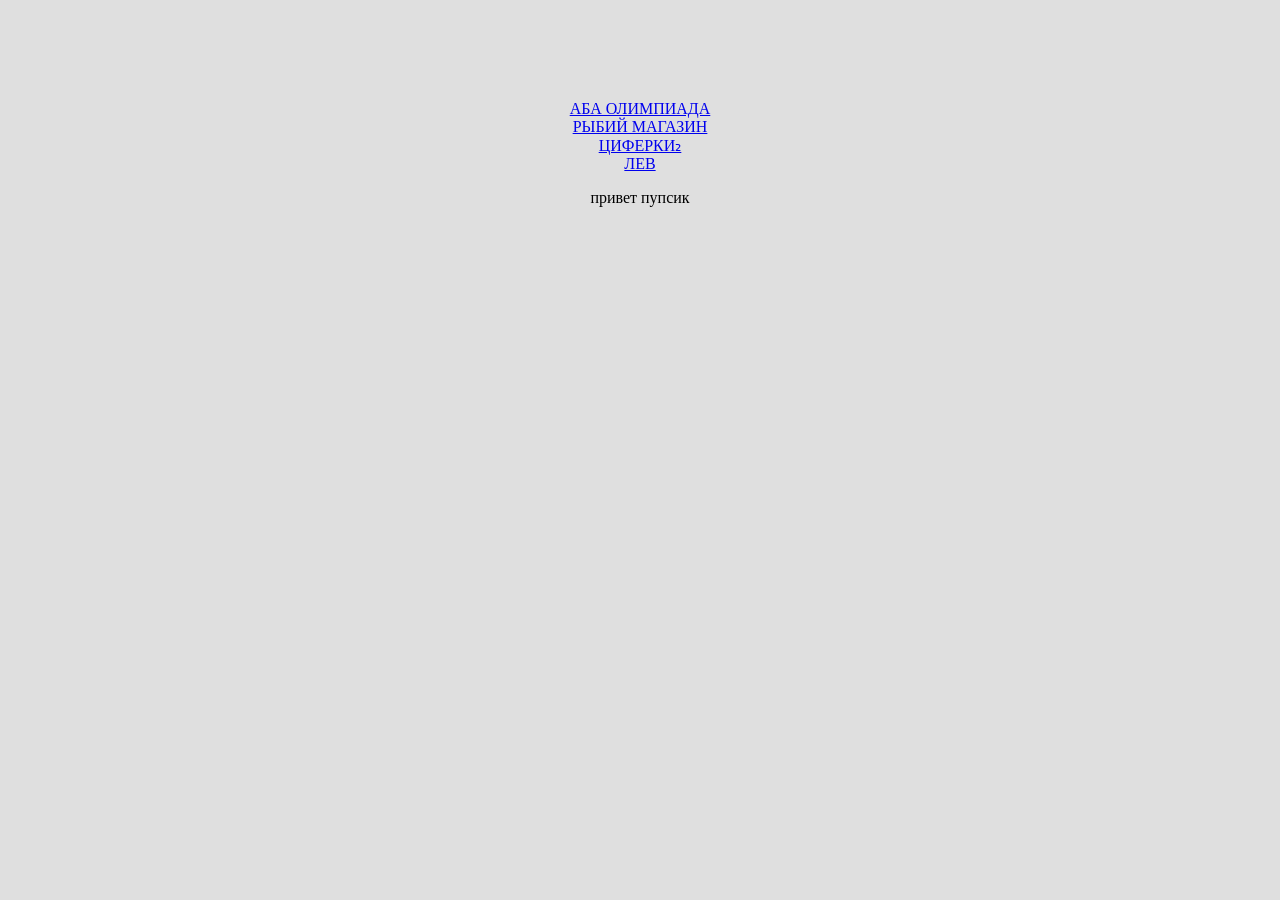
<file: index.html>
<!DOCTYPE html>
<html lang="en">
<head>
    <meta charset="UTF-8">
    <meta name="viewport" content="width=device-width, initial-scale=1.0">
    <link rel="stylesheet" href="style.css">
    <title>choosegame</title>
</head>
<body>
    <main>
        <a href="olimpiada.html">АБА ОЛИМПИАДА</a>
        <a href="fish-shop/catalog.html">РЫБИЙ МАГАЗИН</a>
        <a href="numbers/main.html">ЦИФЕРКИ₂</a>
        <a href="tiger/lion.html">ЛЕВ</a>
        <p>привет пупсик</p>
    </main>
</body>
</html>
</file>
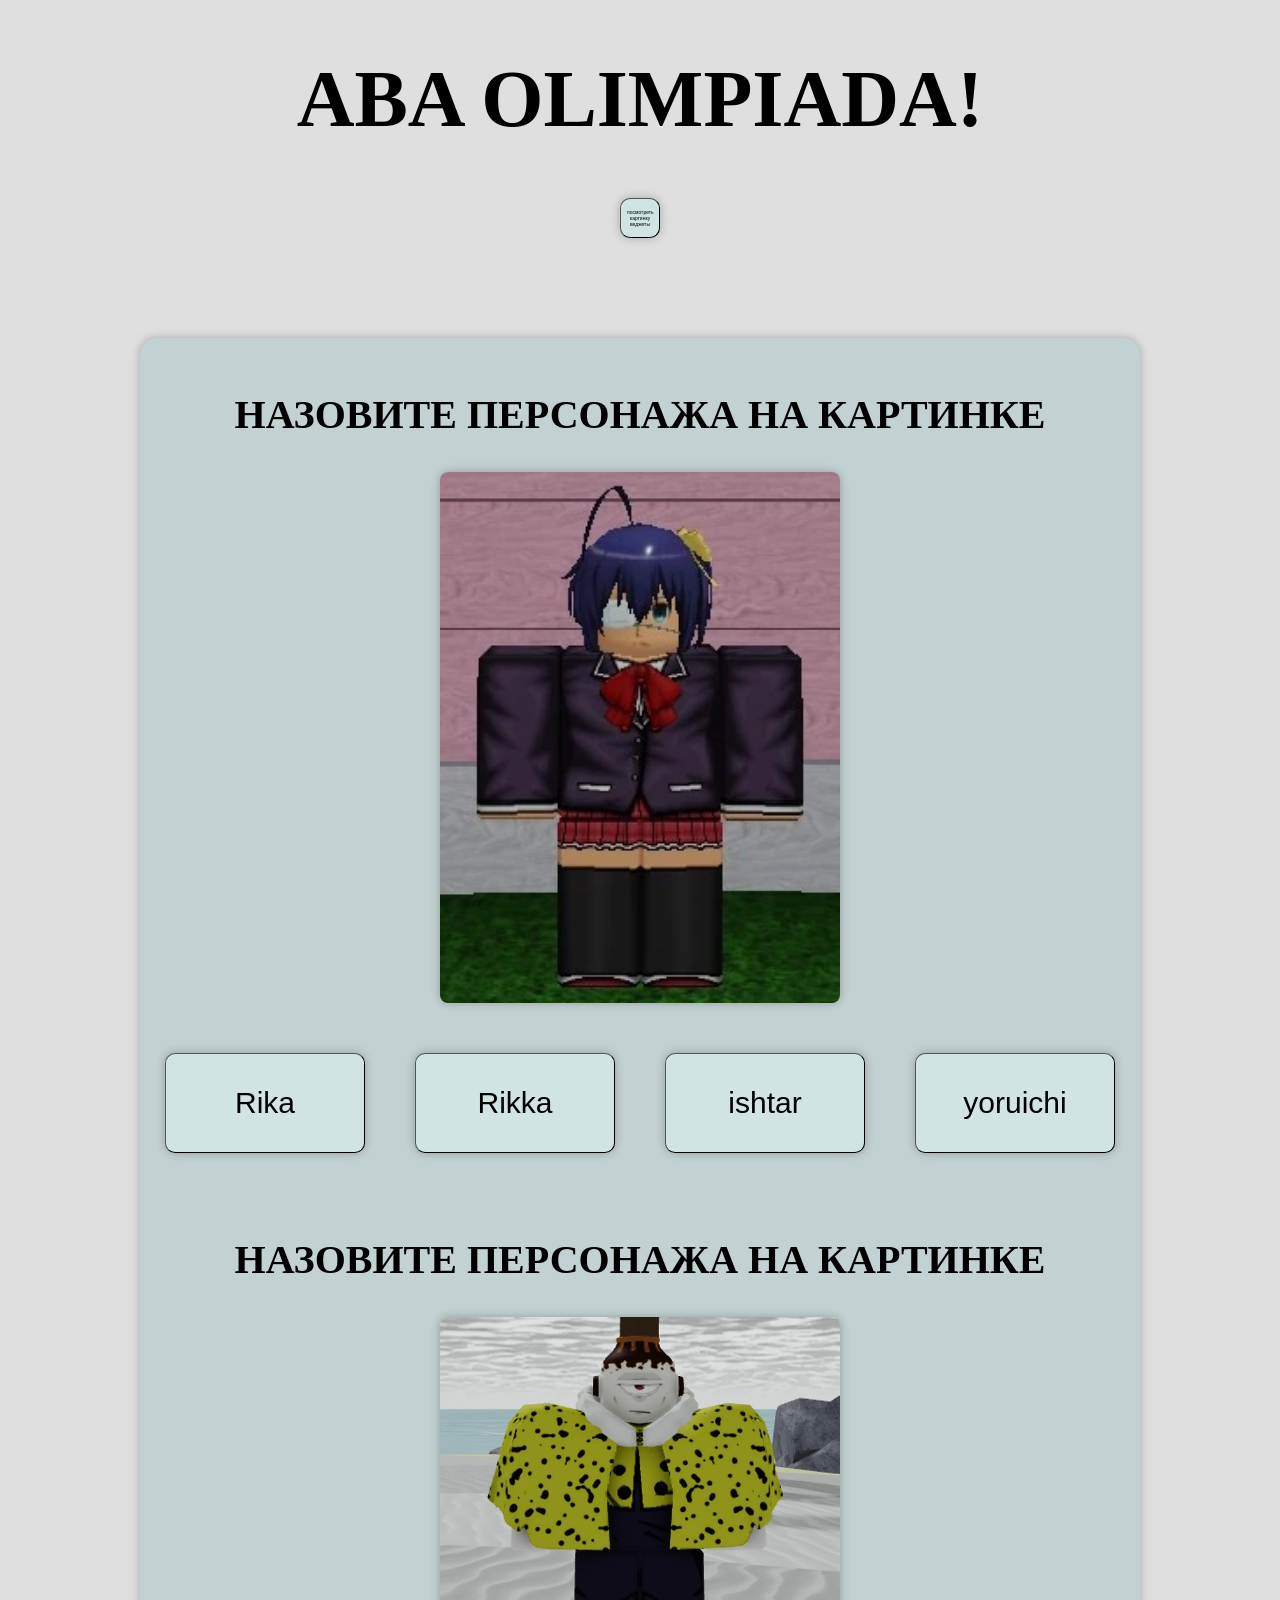
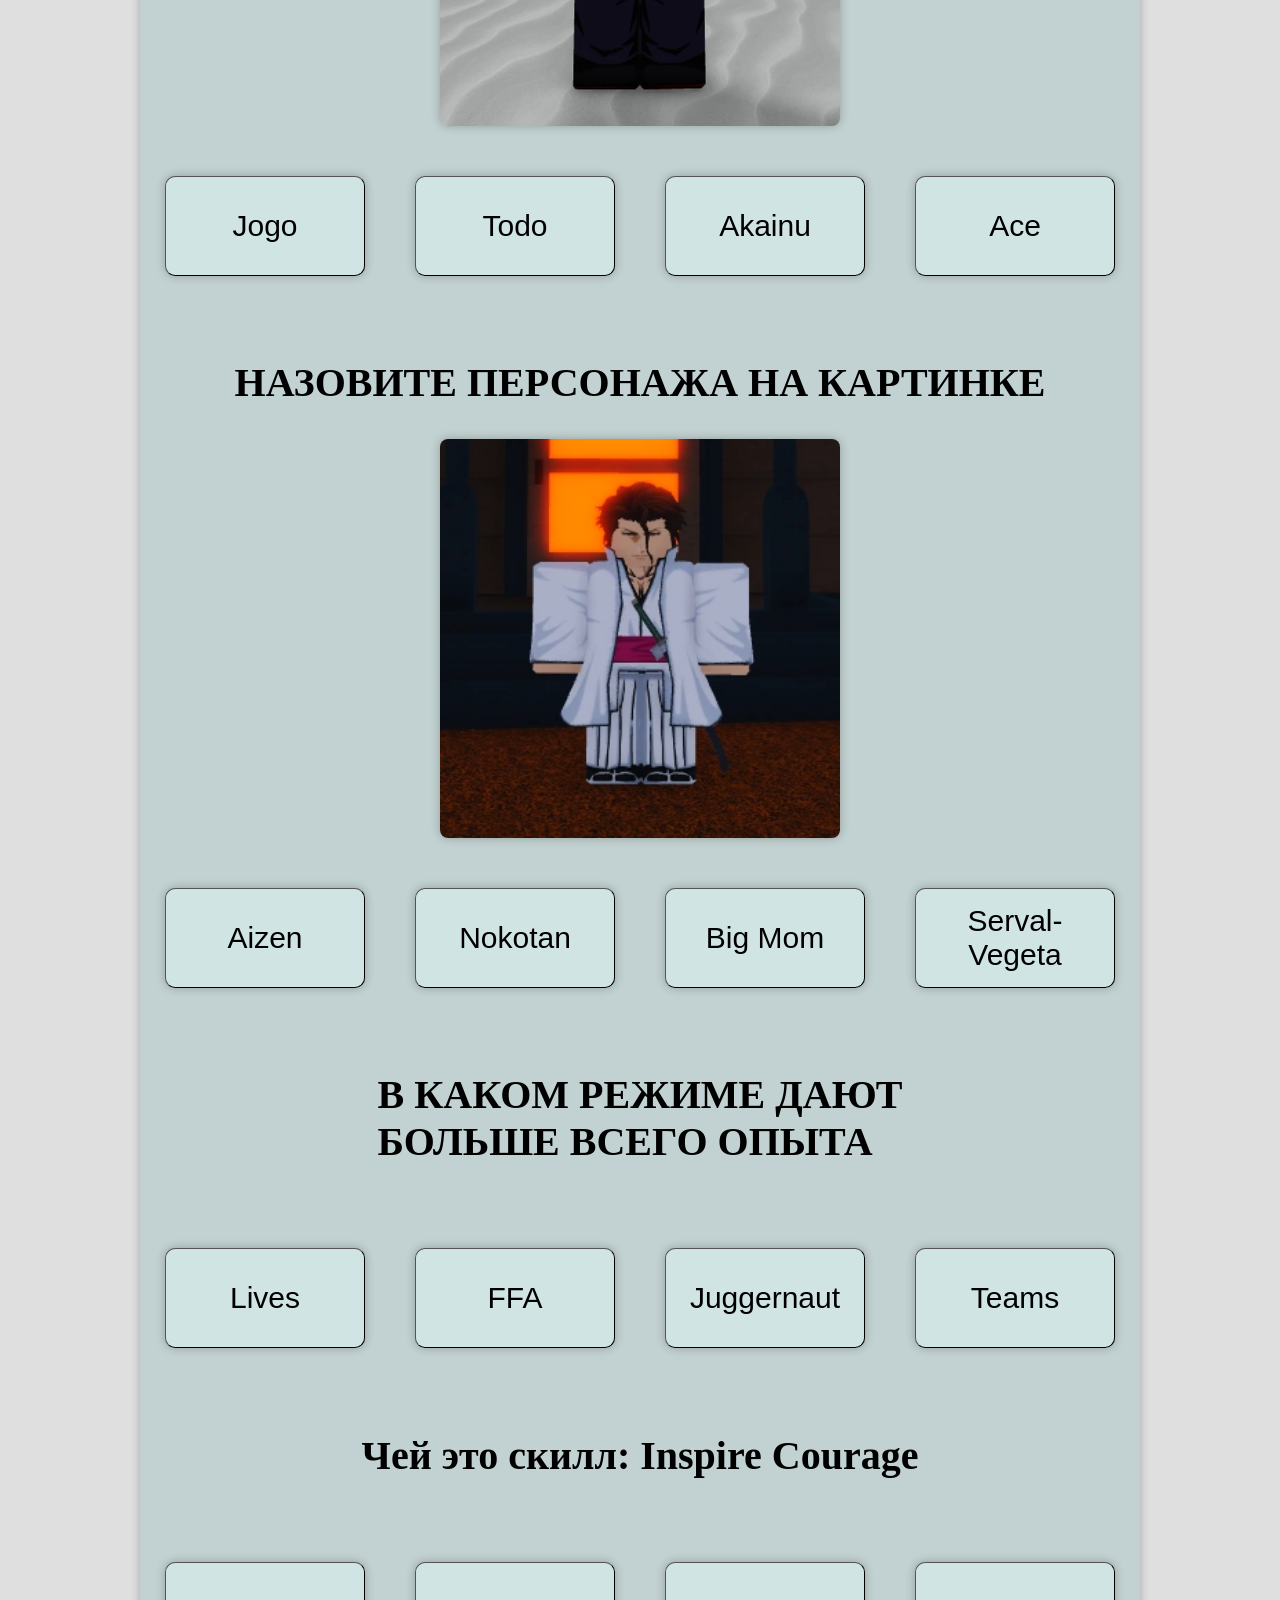
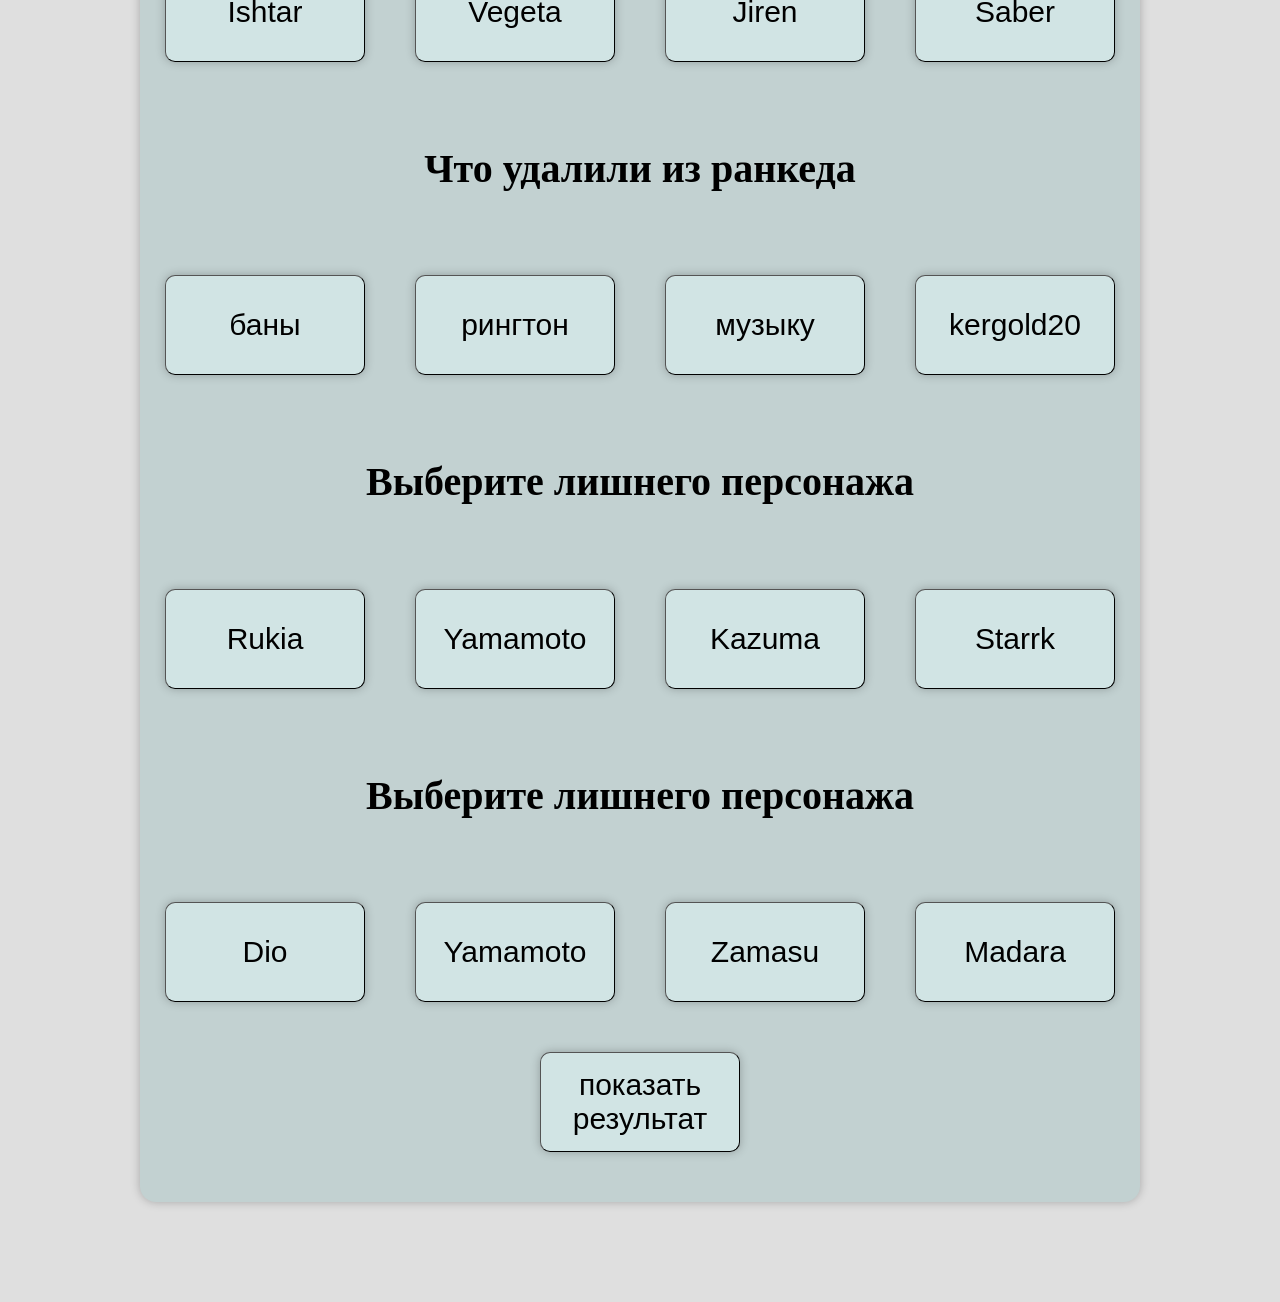
<file: olimpiada.html>
<!DOCTYPE html>
<html lang="ru">
<head>
    <meta charset="UTF-8">
    <meta name="viewport" content="width=device-width, initial-scale=1.0">
    <title>OLIMPIADA</title>
    <link rel="stylesheet" href="style.css">

</head>
<body>
    

    <div class="start">
        <h1>ABA OLIMPIADA!</h1>
        <button oncontextmenu="return false" onclick="modal()" style="font-size: 5px; width: 40px; height: 40px;">посмотреть картинку веджеты</button>
    </div>
    

    <main>
        <div class="questions">
            <div class="first">
                <h2>НАЗОВИТЕ ПЕРСОНАЖА НА КАРТИНКЕ</h2>
                <img style="width: 400px;" src="image/Rikka.jpg" alt="fixani internet">
                <div class="first-otvet">
                    <button onclick="not()" oncontextmenu="return false">Rika</button>
                    <button onclick="yes()" oncontextmenu="return false">Rikka</button>
                    <button onclick="not()" oncontextmenu="return false">ishtar</button>
                    <button onclick="not()" oncontextmenu="return false">yoruichi</button>
                </div>
            </div>

            <div class="first">
                <h2>НАЗОВИТЕ ПЕРСОНАЖА НА КАРТИНКЕ</h2>
                <img style="width: 400px;" src="image/akainu.jpg" alt="fixani internet">
                <div class="first-otvet">
                    <button onclick="not()" oncontextmenu="return false">Jogo</button>
                    <button onclick="not()" oncontextmenu="return false">Todo</button>
                    <button onclick="yes()" oncontextmenu="return false">Akainu</button>
                    <button onclick="not()" oncontextmenu="return false">Ace</button>
                </div>
            </div>

            <div class="first">
                <h2>НАЗОВИТЕ ПЕРСОНАЖА НА КАРТИНКЕ</h2>
                <img style="width: 400px;" src="image/Nokotan.webp" alt="fixani internet">
                <div class="first-otvet">
                    <button onclick="not()" oncontextmenu="return false">Aizen</button>
                    <button onclick="yes()" oncontextmenu="return false">Nokotan</button>
                    <button onclick="not()" oncontextmenu="return false">Big Mom</button>
                    <button onclick="not()" oncontextmenu="return false">Serval-Vegeta</button>
                </div>
            </div>

            <div class="first">
                <h2>В КАКОМ РЕЖИМЕ ДАЮТ <br> БОЛЬШЕ ВСЕГО ОПЫТА</h2>
                <div class="first-otvet">
                    <button onclick="yes()" oncontextmenu="return false">Lives</button>
                    <button onclick="not()" oncontextmenu="return false">FFA</button>
                    <button onclick="not()" oncontextmenu="return false">Juggernaut</button>
                    <button onclick="not()" oncontextmenu="return false">Teams</button>
                </div>
            </div>

            <div class="first">
                <h2>Чей это скилл: Inspire Courage</h2>
                <div class="first-otvet">
                    <button onclick="not()" oncontextmenu="return false">Ishtar</button>
                    <button onclick="not()" oncontextmenu="return false">Vegeta</button>
                    <button onclick="not()" oncontextmenu="return false">Jiren</button>
                    <button onclick="yes()" oncontextmenu="return false">Saber</button>
                </div>
            </div>

            <div class="first">
                <h2>Что удалили из ранкеда</h2>
                <div class="first-otvet">
                    <button onclick="not()" oncontextmenu="return false">баны</button>
                    <button onclick="yes()" oncontextmenu="return false">рингтон</button>
                    <button onclick="not()" oncontextmenu="return false">музыку</button>
                    <button onclick="secret()" oncontextmenu="return false">kergold20</button>
                </div>
            </div>

            <div class="first">
                <h2>Выберите лишнего персонажа</h2>
                <div class="first-otvet">
                    <button onclick="not()" oncontextmenu="return false">Rukia</button>
                    <button onclick="not()" oncontextmenu="return false">Yamamoto</button>
                    <button onclick="yes()" oncontextmenu="return false">Kazuma</button>
                    <button onclick="not()" oncontextmenu="return false">Starrk</button>
                </div>
            </div>

            <div class="first">
                <h2>Выберите лишнего персонажа</h2>
                <div class="first-otvet">
                    <button onclick="not()" oncontextmenu="return false">Dio</button>
                    <button onclick="not()" oncontextmenu="return false">Yamamoto</button>
                    <button onclick="yes()" oncontextmenu="return false">Zamasu</button>
                    <button onclick="not()" oncontextmenu="return false">Madara</button>
                </div>
            </div>


            <button style="margin-bottom: 50px;" oncontextmenu="return false" onclick="showScore()">показать результат</button>
        </div>


        
    </main>

    <div id="modal_container" class="modal-container">
        <div class="modal">
            <img src="image/epshtain.jpg" alt="">
            <button onclick="zakrit()", oncontextmenu="return false">
                Закрыть
            </button>
        </div>
    </div>



    <script src="script.js"></script>
    
</body>
</html>
</file>
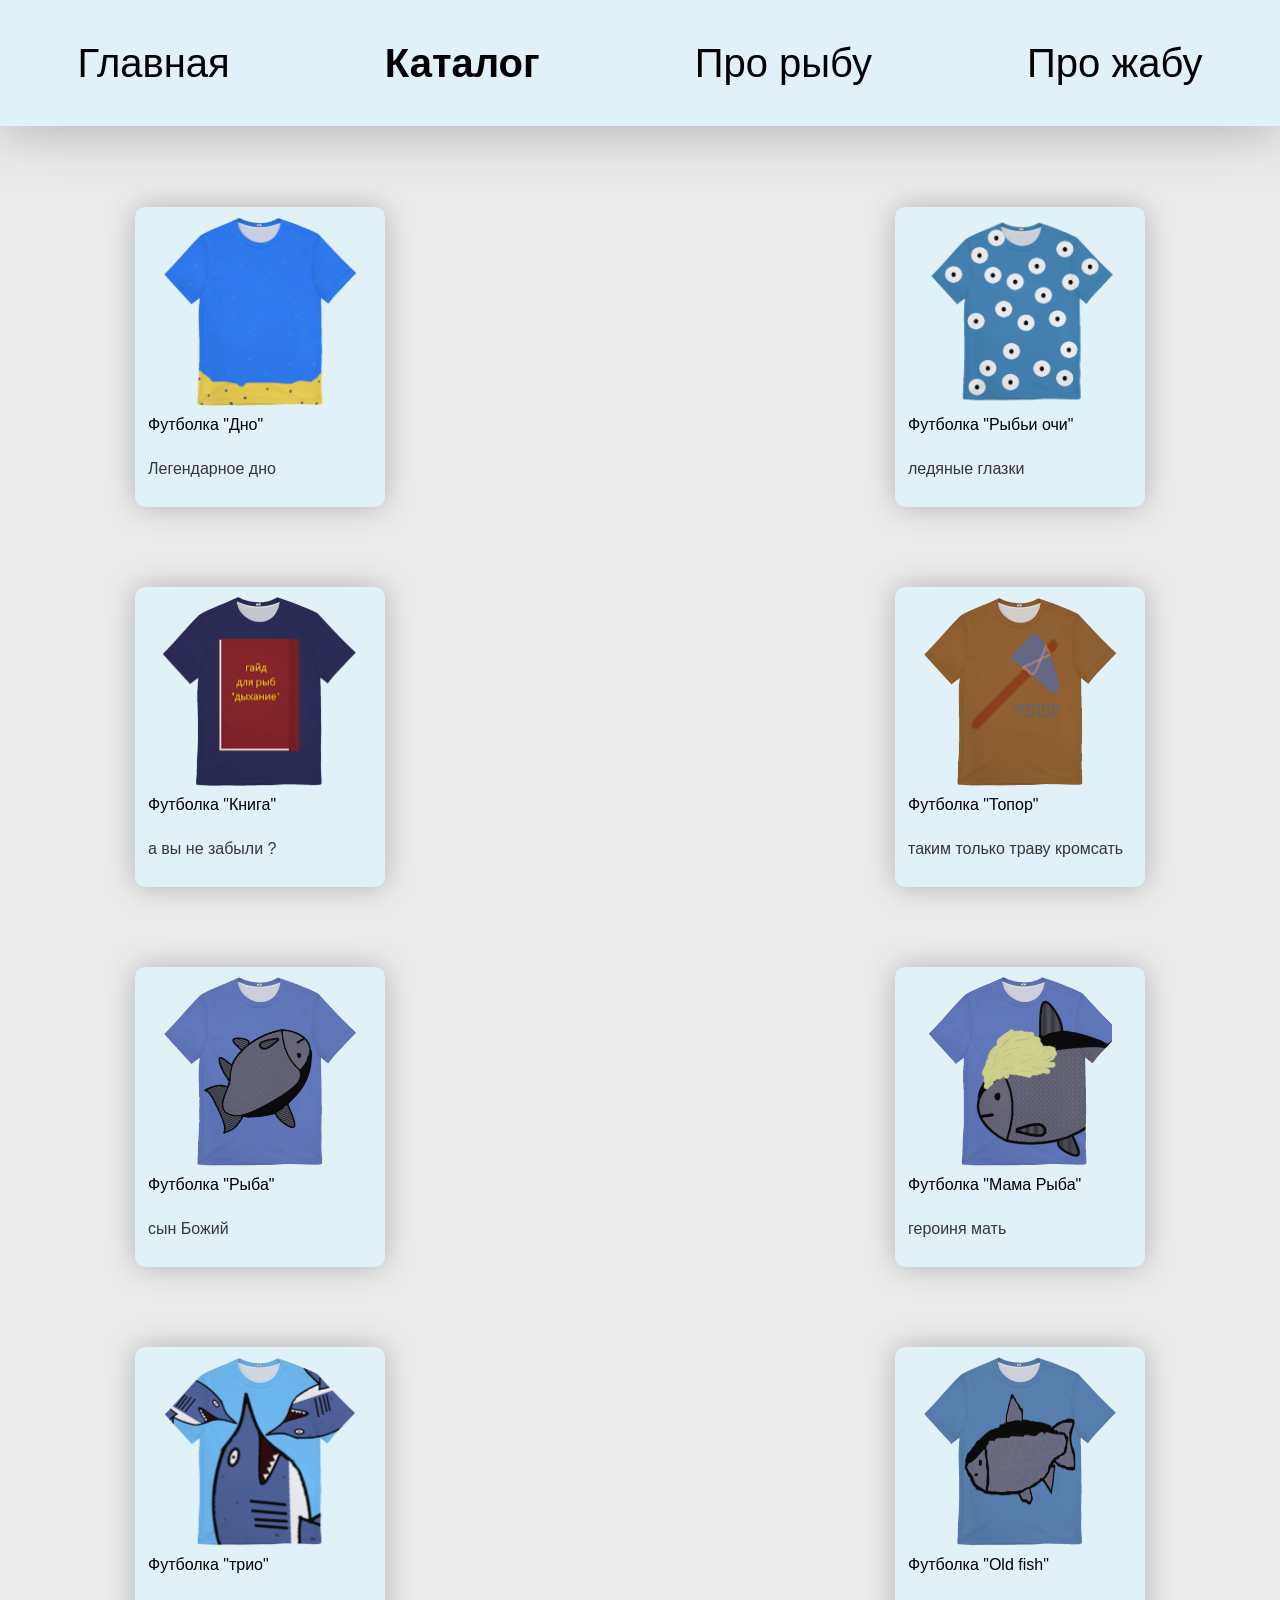
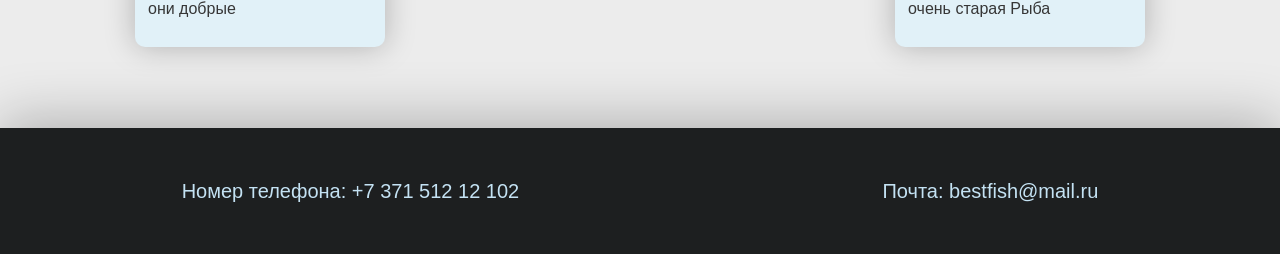
<file: fish-shop/catalog.html>
<!DOCTYPE html>
<html lang="ru">
<head>
    <meta charset="UTF-8">
    <meta name="viewport" content="width=device-width, initial-scale=1.0">
    <title>Catalog</title>
    <link rel="stylesheet" href="style.css">
    <link rel="stylesheet" href="modal.css">
</head>

<body">
    <script src="script.js"></script>
    
    <header>
        <a href="main.html">Главная</a> 
        <a href="catalog.html" style="font-weight: 600;">Каталог</a>
        <a href="https://ru.wikipedia.org/wiki/%D0%A0%D1%8B%D0%B1%D1%8B">Про рыбу</a>
        <a href="https://ru.wikipedia.org/wiki/%D0%96%D0%B0%D0%B1%D1%8B">Про жабу</a>
    </header>

    <main>

        <div class="card hover" onclick="Open()" id="ocean"> <!--первый-->
            <img class="card-img" src="image/ocean.png" alt="">
            <p class="name">Футболка "Дно"</p>
            <p class="descr">Легендарное дно</p>
        </div>

        <div class="card hover" onclick="Open()" id="glaz"> <!--второй-->
            <img class="card-img" src="image/glaz.png" alt="">
            <p class="name">Футболка "Рыбьи очи"</p>
            <p class="descr">ледяные глазки</p>
        </div>

        <div class="card hover" onclick="Open()" id="book"> <!--третий-->
            <img class="card-img" src="image/book.png" alt="">
            <p class="name">Футболка "Книга"</p>
            <p class="descr">а вы не забыли ?</p>

        </div>

        <div class="card hover" onclick="Open()" id="axe"> <!--четвертый-->
            <img class="card-img" src="image/axe.png" alt="">
            <p class="name">Футболка "Топор"</p>
            <p class="descr">таким только траву кромсать</p>
        </div>

        <div class="card hover" onclick="Open()" id="fish"> <!--пятый-->
            <img class="card-img" src="image/fish.png" alt="">
            <p class="name">Футболка "Рыба"</p>
            <p class="descr">сын Божий</p>
        </div>

        <div class="card hover" onclick="Open()" id="mama"> <!--шестой-->
            <img class="card-img" src="image/fish_mama.png" alt="">
            <p class="name">Футболка "Мама Рыба"</p>
            <p class="descr">героиня мать</p>
        </div>

        <div class="card hover" onclick="Open()" id="trio"> <!--седьмой-->
            <img class="card-img" src="image/shark.png" alt="">
            <p class="name">Футболка "трио"</p>
            <p class="descr">они добрые</p>
        </div>

        <div class="card hover" onclick="Open()" id="old"> <!--восьмой-->
            <img class="card-img" src="image/old_fish.png" alt="">
            <p class="name">Футболка "Old fish"</p>
            <p class="descr">очень старая Рыба</p>
        </div>
    </main>

    <footer>
        <p>Номер телефона: +7 371 512 12 102</p>
        <p>Почта: bestfish@mail.ru</p>
    </footer>

    <div class="modal-container" id="modal-ocean"> <!--первый-->
        <div class="modal">
            <div class="modal-img">
                <img style=" width: 100%;" src="image/ocean.png" alt="">
            </div>
            <div class="modal-inf">
                <button onclick="Close()" class="krest"></button>
                <h2 >Футболка "Дно"</h2>
                <h2 style="font-size: 30px; font-weight: bolder; color: #34c1f8;">13285$</h2>
                <p class="sostav">состав: 100% рыбья чешуя</p>
                <div class="table-razmers">
                    <button onclick="Take()" class="razmers">1</button>
                    <button onclick="Take()" class="razmers">72</button>
                    <button onclick="Take()" class="razmers">190</button>
                </div>
                <p><button class="buy-button" onclick="zagruzka()">купить</button></p>
                <p class="srok">срок годности - 7 дней</p>
            </div>
        </div>
    </div>

    <div class="modal-container" id="modal-glaz"> <!--второй-->
        <div class="modal">
            <div class="modal-img">
                <img style=" width: 100%;" src="image/glaz.png" alt="">
            </div>
            <div class="modal-inf">
                <button onclick="Close()" class="krest"></button>
                <h2 >Футболка "Рыбьи очи"</h2>
                <h2 style="font-size: 30px; font-weight: bolder; color: #34c1f8;">13285$</h2>
                <p class="sostav">состав: 100% рыбья чешуя</p>
                <div class="table-razmers">
                    <button onclick="Take()" class="razmers">1</button>
                    <button onclick="Take()" class="razmers">72</button>
                    <button onclick="Take()" class="razmers">190</button>
                </div>
                <p><button class="buy-button" onclick="zagruzka()">купить</button></p>
                <p class="srok">срок годности - 7 дней</p>
            </div>
        </div>
    </div>

    <div class="modal-container" id="modal-book"> <!--третий-->
        <div class="modal">
            <div class="modal-img">
                <img style=" width: 100%;" src="image/book.png" alt="">
            </div>
            <div class="modal-inf">
                <button onclick="Close()" class="krest"></button>
                <h2 >Футболка "Книга"</h2>
                <h2 style="font-size: 30px; font-weight: bolder; color: #34c1f8;">13285$</h2>
                <p class="sostav">состав: 100% рыбья чешуя</p>
                <div class="table-razmers">
                    <button onclick="Take()" class="razmers">1</button>
                    <button onclick="Take()" class="razmers">72</button>
                    <button onclick="Take()" class="razmers">190</button>
                </div>
                <p><button class="buy-button" onclick="zagruzka()">купить</button></p>
                <p class="srok">срок годности - 7 дней</p>
            </div>
        </div>
    </div>

    <div class="modal-container" id="modal-axe"> <!--четвертый-->
        <div class="modal">
            <div class="modal-img">
                <img style=" width: 100%;" src="image/axe.png" alt="">
            </div>
            <div class="modal-inf">
                <button onclick="Close()" class="krest"></button>
                <h2 >Футболка "Топор"</h2>
                <h2 style="font-size: 30px; font-weight: bolder; color: #34c1f8;">13285$</h2>
                <p class="sostav">состав: 100% рыбья чешуя</p>
                <div class="table-razmers">
                    <button onclick="Take()" class="razmers">1</button>
                    <button onclick="Take()" class="razmers">72</button>
                    <button onclick="Take()" class="razmers">190</button>
                </div>
                <p><button class="buy-button" onclick="zagruzka()">купить</button></p>
                <p class="srok">срок годности - 7 дней</p>
            </div>
        </div>
    </div>

    <div class="modal-container" id="modal-fish"> <!--пятый-->
        <div class="modal">
            <div class="modal-img">
                <img style=" width: 100%;" src="image/fish.png" alt="">
            </div>
            <div class="modal-inf">
                <button onclick="Close()" class="krest"></button>
                <h2 >Футболка "Рыба"</h2>
                <h2 style="font-size: 30px; font-weight: bolder; color: #34c1f8;">13285$</h2>
                <p class="sostav">состав: 100% рыбья чешуя</p>
                <div class="table-razmers">
                    <button onclick="Take()" class="razmers">1</button>
                    <button onclick="Take()" class="razmers">72</button>
                    <button onclick="Take()" class="razmers">190</button>
                </div>
                <p><button class="buy-button" onclick="zagruzka()">купить</button></p>
                <p class="srok">срок годности - 7 дней</p>
            </div>
        </div>
    </div>

    <div class="modal-container" id="modal-mama"> <!--шестой-->
        <div class="modal">
            <div class="modal-img">
                <img style=" width: 100%;" src="image/fish_mama.png" alt="">
            </div>
            <div class="modal-inf">
                <button onclick="Close()" class="krest"></button>
                <h2 >Футболка "Мама Рыба"</h2>
                <h2 style="font-size: 30px; font-weight: bolder; color: #34c1f8;">13285$</h2>
                <p class="sostav">состав: 100% рыбья чешуя</p>
                <div class="table-razmers">
                    <button onclick="Take()" class="razmers">1</button>
                    <button onclick="Take()" class="razmers">72</button>
                    <button onclick="Take()" class="razmers">190</button>
                </div>
                <p><button class="buy-button" onclick="zagruzka()">купить</button></p>
                <p class="srok">срок годности - 7 дней</p>
            </div>
        </div>
    </div>

    <div class="modal-container" id="modal-trio"> <!--седьмой-->
        <div class="modal">
            <div class="modal-img">
                <img style=" width: 100%;" src="image/shark.png" alt="">
            </div>
            <div class="modal-inf">
                <button onclick="Close()" class="krest"></button>
                <h2 >Футболка "Трио"</h2>
                <h2 style="font-size: 30px; font-weight: bolder; color: #34c1f8;">13285$</h2>
                <p class="sostav">состав: 100% рыбья чешуя</p>
                <div class="table-razmers">
                    <button onclick="Take()" class="razmers">1</button>
                    <button onclick="Take()" class="razmers">72</button>
                    <button onclick="Take()" class="razmers">190</button>
                </div>
                <p><button class="buy-button" onclick="zagruzka()">купить</button></p>
                <p class="srok">срок годности - 7 дней</p>
            </div>
        </div>
    </div>

    <div class="modal-container" id="modal-old"> <!--восьмой-->
        <div class="modal">
            <div class="modal-img">
                <img style=" width: 100%;" src="image/old_fish.png" alt="">
            </div>
            <div class="modal-inf">
                <button onclick="Close()" class="krest"></button>
                <h2 >Футболка "Old fish"</h2>
                <h2 style="font-size: 30px; font-weight: bolder; color: #34c1f8;">13285$</h2>
                <p class="sostav">состав: 100% рыбья чешуя</p>
                <div class="table-razmers">
                    <button onclick="Take()" class="razmers">1</button>
                    <button onclick="Take()" class="razmers">72</button>
                    <button onclick="Take()" class="razmers">190</button>
                </div>
                <p><button class="buy-button" onclick="zagruzka()">купить</button></p>
                <p class="srok">срок годности - 3 дня</p>
            </div>
        </div>
    </div>

    <div class="zagruzka-container" id="zagruzka">
        <div class="zagruzka">
        </div>
    </div>

</body>
</html>
</file>
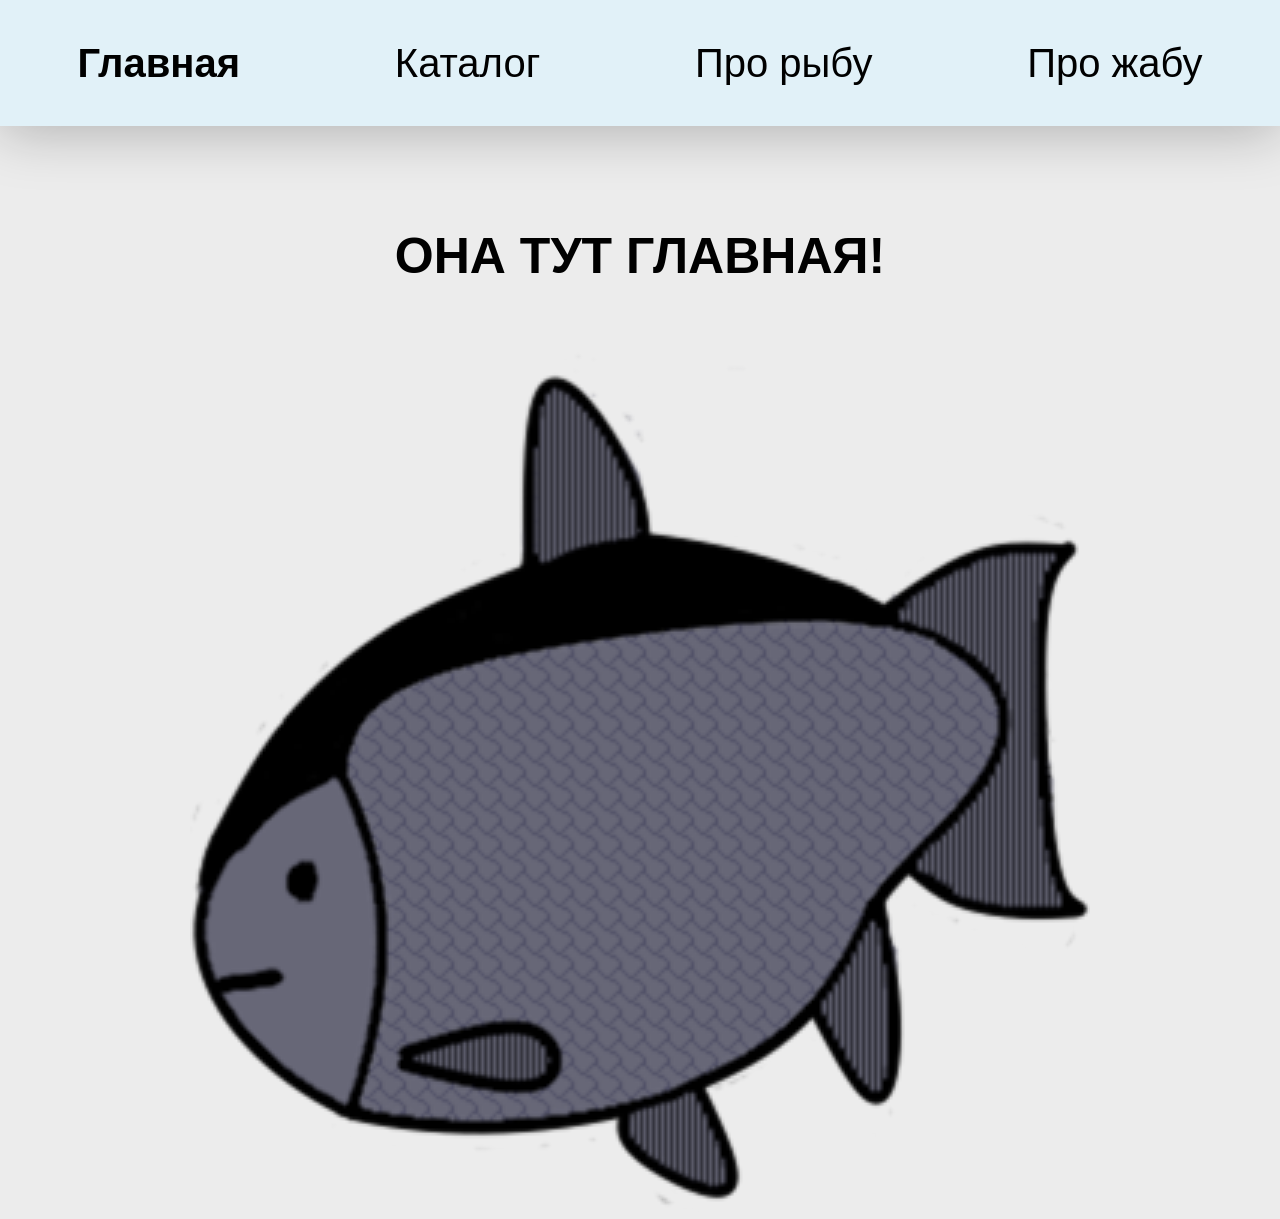
<file: fish-shop/main.html>
<!DOCTYPE html>
<html lang="ru">
<head>
    <meta charset="UTF-8">
    <meta name="viewport" content="width=device-width, initial-scale=1.0">
    <title>main</title>
    <link rel="stylesheet" href="style.css">
</head>
<body style="display: flex; flex-direction: column;">
    <header>
        <a href="main.html"  style="font-weight: 600;">Главная</a> 
        <a href="catalog.html">Каталог</a>
        <a href="https://ru.wikipedia.org/wiki/%D0%A0%D1%8B%D0%B1%D1%8B">Про рыбу</a>
        <a href="https://ru.wikipedia.org/wiki/%D0%96%D0%B0%D0%B1%D1%8B">Про жабу</a>
    </header>

    <h1 style="text-align: center; margin-top: 100px; font-size: 50px; font-weight: 900;">ОНА ТУТ ГЛАВНАЯ!</h1>
    <img style="width: 900px; align-self: center;" src="image/glava.png" alt="">
</body>
</html>
</file>
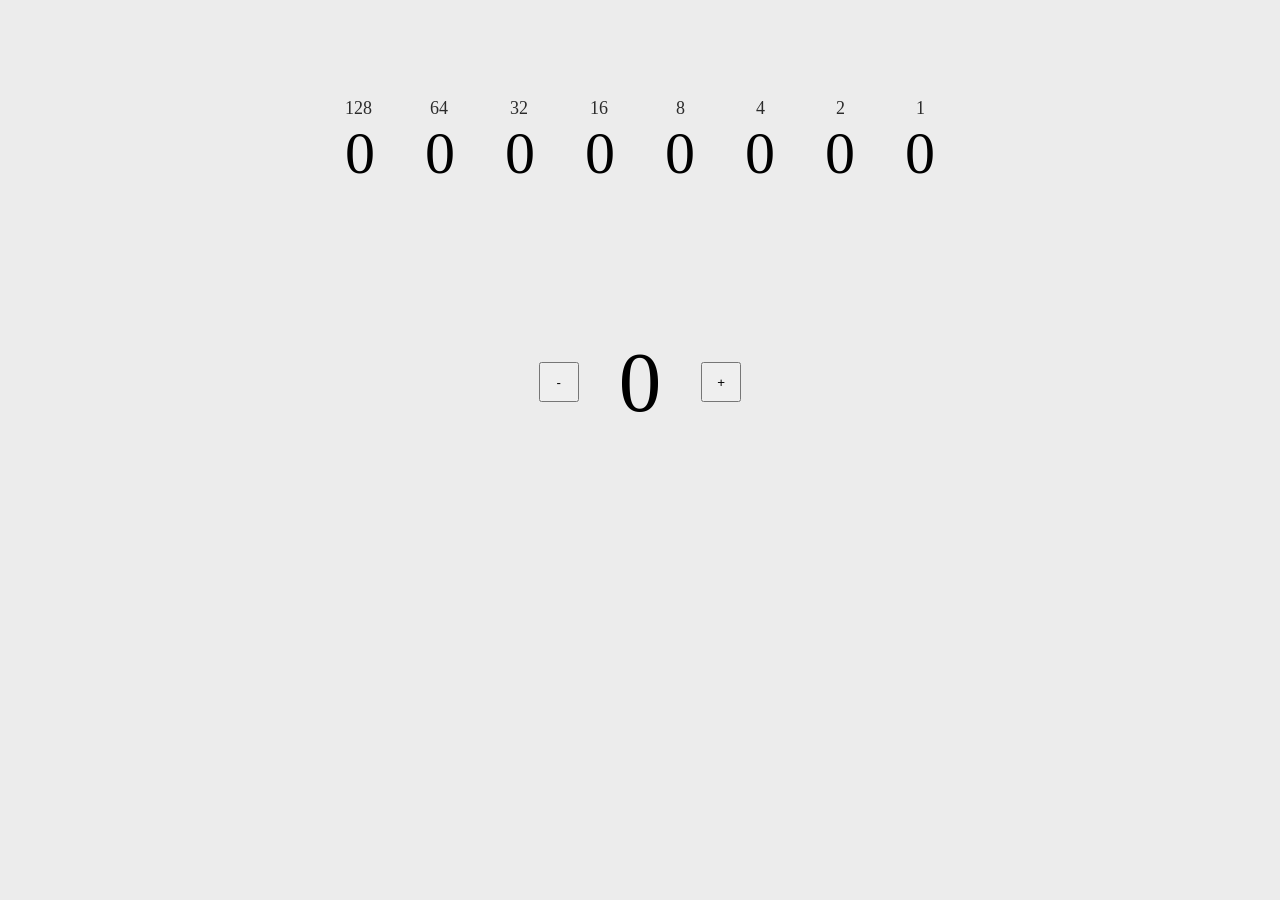
<file: numbers/main.html>
<!DOCTYPE html>
<html lang="en">
<head>
    <meta charset="UTF-8">
    <meta name="viewport" content="width=device-width, initial-scale=1.0">
    <title>Document</title>
    <link rel="stylesheet" href="style.css">
</head>
<body>
    <script src="script.js"></script>
    <div class="tablo">
        <div>
            <p class="stepen" style="margin-left: 0;">128</p>
            <p id="128" class="chislo" onclick="change()">0</p>
        </div>
        <div>
            <p class="stepen" style="margin-left: 5px;">64</p>
            <p id="64" class="chislo" onclick="change()">0</p>
        </div>
        <div>
            <p class="stepen" style="margin-left: 5px;">32</p>
            <p id="32" class="chislo" onclick="change()">0</p>
        </div>
        <div>
            <p class="stepen" style="margin-left: 5px;">16</p>
            <p id="16" class="chislo" onclick="change()">0</p>
        </div>
        <div>
            <p class="stepen">8</p>
            <p id="8" class="chislo" onclick="change()">0</p>
        </div>
        <div>
            <p class="stepen">4</p>
            <p id="4" class="chislo" onclick="change()">0</p>
        </div>
        <div>
            <p class="stepen">2</p>
            <p id="2" class="chislo" onclick="change()">0</p>
        </div>
        <div>
            <p class="stepen">1</p>
            <p id="1" class="chislo" onclick="change()">0</p>
        </div>
    </div>

    <div class="tablo2">
        <button onclick="minus()">-</button>
        <p id="number" class="number">0</p>
        <button onclick="plus()">+</button>
    </div>
    
    
    

</body>
</html>
</file>
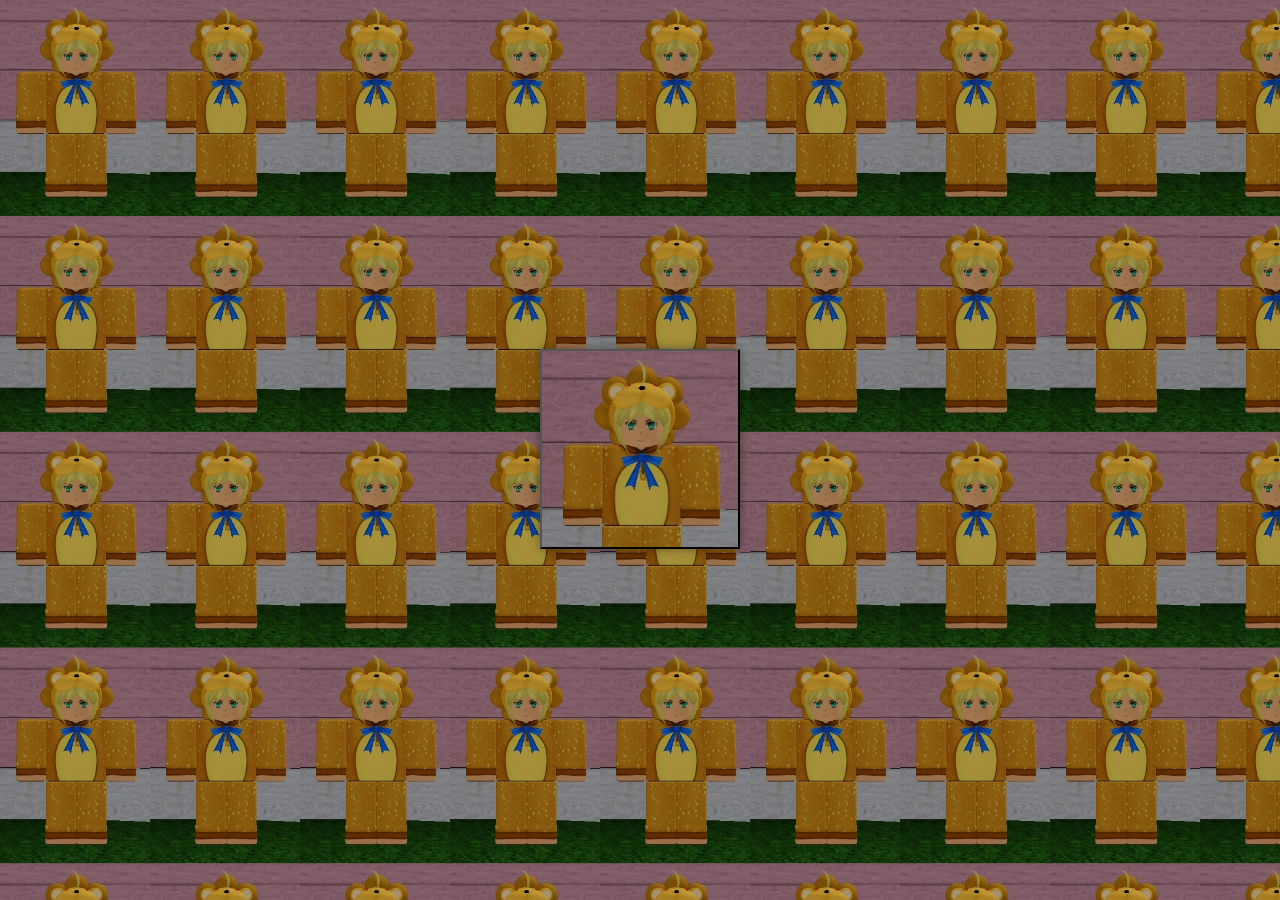
<file: tiger/lion.html>
<!DOCTYPE html>
<html lang="en">
<head>
    <meta charset="UTF-8">
    <meta name="viewport" content="width=device-width, initial-scale=1.0">
    <title>Document</title>
    <link rel="stylesheet" href="style.css">
</head>
<body>

    <audio id="LION" src="something/LION.ogg"></audio>
    <button onclick="document.getElementById('LION').play()"></button>

</body>
</html>
</file>
<file: style.css>
body {
    background-color: rgb(223, 223, 223);
    font-family: initial;
    margin: 0;
    


}

img {
    box-shadow: 0 0 10px rgba(0, 0, 0, 0.25);
    border-radius: 8px;
}

h1 {
    font-size: 80px;
    font-weight: 900;
}

h2 {
    font-size: 40px;
}

main {
    margin-top: 100px;
    display: flex;
    align-items: center;
    flex-direction: column;
    margin-bottom: 100px;

}

button {
    width: 200px;
    height: 100px;
    border-radius: 10px;
    border-width: 1px;
    background-color: rgb(209, 228, 228);
    font-size: 30px;
    box-shadow: 0 0 10px rgba(0, 0, 0, 0.25);
}

.start {
    display: flex;
    flex-direction: column;
    justify-content: center;
    align-items: center;
}

.questions {
    padding-top: 20px;
    width: 1000px;
    max-width: 100%;
    background-color: rgb(194, 209, 209);
    display: flex;
    flex-direction: column;
    align-items: center;
    border-radius: 16px;
    box-shadow: 0 0 10px rgba(0, 0, 0, 0.25);


}

.first {
    display: flex;
    flex-direction: column;
    align-items: center;
}


.first-otvet {
    display: flex;
    justify-content: center;
    margin-top: 50px;
    margin-bottom: 50px;
    width: 100%;
    column-gap: 50px;

}

.modal-container {
    position: fixed;
    left: 0;
    top: 0;
    width: 100vw;
    height: 100vh;
    background-color: rgba(0, 0, 0, 0.3);
    display: flex;
    align-items: center;
    justify-content: center;
    opacity: 0;
    pointer-events: none;
}




.modal-container.show {
    opacity: 1;
    pointer-events: auto;
}


.modal {
    background-color: rgb(223, 223, 223);
    box-shadow: 0 0 10px rgba(0, 0, 0, 0.25);
    border-radius: 5px;
    width: 800px;
    max-width: 100%;
    padding: 30px 50px;
    text-align: center;

}

.red {
    background-color: rgb(214, 64, 64);
    transition: 600ms;
    
}

.green {
    background-color: rgb(71, 175, 71);
    transition: 600ms;

}

.noclick {
    pointer-events: none;
}
</file>
<file: fish-shop/style.css>
body {
    background-color: #ececec;
    margin: 0;
    font-family: 'Inter', sans-serif;
    padding-top: 127px;


}

body::-webkit-scrollbar {
    display: none;
}

header {
    background-color: #E1F1F8;
    height: 126px;
    flex-direction: row;
    display: flex;
    justify-content: space-around;
    align-items: center;
    font-size: 40px;
    font-weight: 500;
    box-shadow: 0px 6px 55px rgba(0, 0, 0, 0.25);
    position: fixed;
    width: 100%;
    top: 0px;
    left: 0;
    z-index: 3;
    
   
}

main {
    display: flex;
    flex-wrap: wrap;
    margin-left: 135px;

    justify-content: space-between;



}

footer {
    background-color: #1d1f20;
    height: 126px;
    margin-top: 81px;
    box-shadow: 0px -8px 55px rgba(0, 0, 0, 0.25);
    font-size: 20px;
    flex-direction: row;
    display: flex;
    justify-content: space-around;
    align-items: center;
    color: rgb(196, 226, 243);
}

a {
    text-decoration: none;
    color: black;
}


.card {
    width: 250px;
    height: 300px;
    background-color: #E1F1F8;
    margin-top: 80px;
    box-shadow: 0 0 30px rgba(0, 0, 0, 0.25);
    border-radius: 10px;
    transition: 0.2s;
    display: flex;
    flex-direction: column;
    margin-right: 135px;

}

.hover:hover {
    transform: scale(1.1);
    transition: 0.2s;
}

.card-img {
    max-width: 100%;
    height: 189px;
    align-self: center;
    margin-top: 10px;

    

}

.name {
    margin-left: 13px;
    font-size: 16px;
    font-weight: 400;
    margin-top: 10px;
}

.descr {
    margin-left: 13px;
    font-size: 16px;
    font-weight: 100;
    color: #363636;
    margin-top: 10px;
}

.price {
    margin-left: 13px;
    font-size: 16px;
    font-weight: 600;
    margin-top: 10px;
}
</file>
<file: fish-shop/modal.css>
.zagruzka-container {
    position: fixed;
    top: 0px;
    left: 0;
    width: 100vw;
    height: 100vh;
    display: flex;
    justify-content: center;
    align-items: center;
    background-color: rgba(0, 0, 0, 0.25);
    opacity: 0;
    pointer-events: none;
    z-index: 6;
}

.zagruzka {
    width: 300px;
    height: 300px;
    background-image: url('image/glava.png');
    animation: spin 2s linear infinite;
}

@keyframes spin {
    0% { transform: rotate(0deg); }
    100% { transform: rotate(360deg); }
}


.modal-container {
    position: fixed;
    top: 0px;
    left: 0;
    width: 100vw;
    height: 100vh;
    display: flex;
    justify-content: center;
    align-items: center;
    background-color: rgba(0, 0, 0, 0.25);
    opacity: 0;
    pointer-events: none;
    z-index: 4;
    
    
    
}

.modal {
    width: 988px;
    height: 672px;
    background-color: #ececec;
    border-radius: 15px;
    display: flex;

    
}

.modal-img {
    top: 0;
    left: 0;
    height: 100%;
    width: 45%;
    display: flex;
    align-items: center;
    justify-content: center;
    padding-left: 20px;

}

.modal-inf {
    margin-left: 20px;
    background-color: #E1F1F8;
    width: 52%;
    border-radius: 15px;
    box-shadow: 0 0 30px rgba(0, 0, 0, 0.1);
    padding-left: 30px;
    padding-top: 20px;
    padding-right: 30px;
    display: flex;
    flex-direction: column;


    
}

.sostav, .srok {
    font-weight: lighter;
    color: #363636;
}

.buy-button {
    background-color: #4cccff;
    border-radius: 8px;
    height: 50px;
    width: 100%;
    border-width: 0;
    box-shadow: 0 0 10px rgba(0, 0, 0, 0.2);
    font-size: 20px;
    transition: 0.2s;
    
}

.buy-button:hover {
    transform: scale(1.05);
    transition: 0.2s;
}

.krest {
    background-image: url(image/krest.png);
    width: 25px;
    height: 25px;
    background-size: cover;
    background-color: #E1F1F8;
    border-width: 0;
    margin-bottom: 0px;
    align-self: flex-end;
}

.krest:active {
    transition: 0.2s;
    transform: scale(0.9);
}

.table-razmers {
    width: 40%;
}

.razmers {
    width: 50px;
    height: 50px;
    background-color: #bdecff;
    border-width: 0;
    border-radius: 8px;
}

.show {
    opacity: 1;
    pointer-events: auto;
}

.border {
    border-width: 1px;
}
</file>
<file: numbers/style.css>
body {
    background-color: rgb(236, 236, 236);
}


.tablo {
    display: flex;
    flex-direction: row;
    column-gap: 50px;
    justify-content: center;
    margin-top: 80px;
    user-select: none;

}

.tablo2 {
    display: flex;
    flex-direction: row;
    justify-content: center;
    align-items: center;
    column-gap: 40px;
}

button {
    height: 40px;
    width: 40px;
}



.chislo {
    font-size: 60px;
    margin-top: 0;
}

.stepen {
    margin-bottom: 0;
    margin-left: 11px;
    color: rgb(43, 43, 43);
    font-weight: 300;
    font-size: 18px;

}

.number {
    text-align: center;
    font-size: 85px;
}
</file>
<file: tiger/style.css>
body {
    background-image: url('something/Saber_Lion.jpg');
    background-size: 150px;
    display: flex;
    justify-content: center;
    align-items: center;
    height: 98vh;
}


button {
    width: 200px;
    height: 200px;
    background-image: url('something/Saber_Lion.jpg');
    background-size: cover;
    box-shadow: 0 0 10px rgba(0, 0, 0, 0.4);
}
</file>
